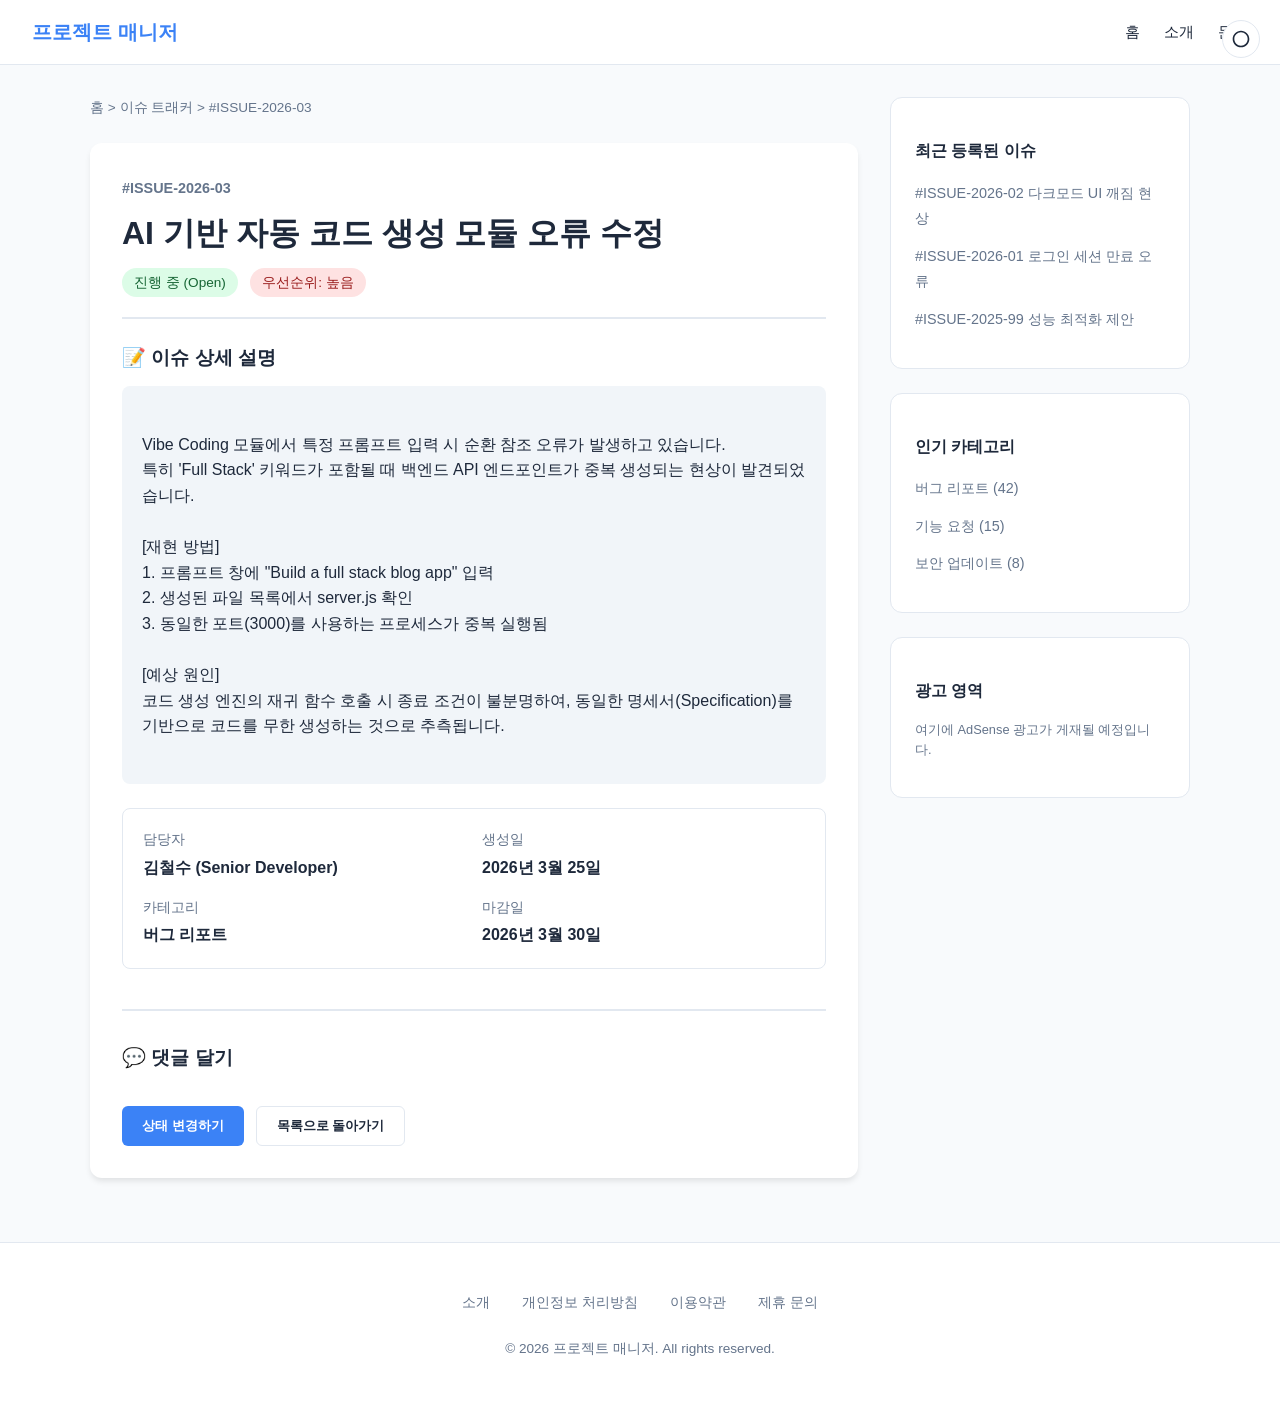
<file: index.html>
<!DOCTYPE html>
<html lang="ko">
<head>
    <!-- Google tag (gtag.js) -->
    <script async src="https://www.googletagmanager.com/gtag/js?id=G-DK9T2SM5NL"></script>
    <script>
      window.dataLayer = window.dataLayer || [];
      function gtag(){dataLayer.push(arguments);}
      gtag('js', new Date());

      gtag('config', 'G-DK9T2SM5NL');
    </script>
    <script type="text/javascript">
        (function(c,l,a,r,i,t,y){
            c[a]=c[a]||function(){(c[a].q=c[a].q||[]).push(arguments)};
            t=l.createElement(r);t.async=1;t.src="https://www.clarity.ms/tag/"+i;
            y=l.getElementsByTagName(r)[0];y.parentNode.insertBefore(t,y);
        })(window, document, "clarity", "script", "w4dwboqilz");
    </script>
    <meta charset="UTF-8">
    <meta name="viewport" content="width=device-width, initial-scale=1.0">
    <title>AI 기반 자동 코드 생성 모듈 오류 수정 | 프로젝트 매니저</title>
    <link rel="stylesheet" href="style.css">
    <script src="main.js" defer></script>
    <meta name="google-adsense-account" content="ca-pub-9328520999797572">
    <script async src="https://pagead2.googlesyndication.com/pagead/js/adsbygoogle.js?client=ca-pub-9328520999797572"
     crossorigin="anonymous"></script>
    <meta name="description" content="AI 기반 자동 코드 생성 모듈에서 발생하는 순환 참조 오류 리포트입니다. Full Stack 키워드 입력 시 중복 생성 문제를 해결하기 위한 상세 내용을 확인하세요.">
</head>
<body>

<nav class="navbar">
    <a href="index.html" class="nav-brand">프로젝트 매니저</a>
    <div class="nav-links">
        <a href="index.html">홈</a>
        <a href="about.html">소개</a>
        <a href="contact.html">문의</a>
        <button id="theme-toggle" class="theme-toggle" aria-label="테마 변경">
            <svg viewBox="0 0 24 24" xmlns="http://www.w3.org/2000/svg">
                <path d="M12 2C6.48 2 2 6.48 2 12s4.48 10 10 10 10-4.48 10-10S17.52 2 12 2zm0 18c-4.41 0-8-3.59-8-8s3.59-8 8-8 8 3.59 8 8-3.59 8-8 8z"/>
            </svg>
        </button>
    </div>
</nav>

<div class="layout-wrapper">
    <main>
        <div class="breadcrumbs">
            <a href="index.html">홈</a> &gt; <a href="#">이슈 트래커</a> &gt; <span>#ISSUE-2026-03</span>
        </div>

        <div class="container">
            <header class="issue-header">
                <span class="issue-id">#ISSUE-2026-03</span>
                <h1 class="issue-title">AI 기반 자동 코드 생성 모듈 오류 수정</h1>
                <div class="badges">
                    <span class="badge status-open">진행 중 (Open)</span>
                    <span class="badge priority-high">우선순위: 높음</span>
                </div>
            </header>

            <div class="issue-content">
                <div class="section-title">📝 이슈 상세 설명</div>
                <div class="description">
Vibe Coding 모듈에서 특정 프롬프트 입력 시 순환 참조 오류가 발생하고 있습니다.
특히 'Full Stack' 키워드가 포함될 때 백엔드 API 엔드포인트가 중복 생성되는 현상이 발견되었습니다.

[재현 방법]
1. 프롬프트 창에 "Build a full stack blog app" 입력
2. 생성된 파일 목록에서 server.js 확인
3. 동일한 포트(3000)를 사용하는 프로세스가 중복 실행됨

[예상 원인]
코드 생성 엔진의 재귀 함수 호출 시 종료 조건이 불분명하여, 동일한 명세서(Specification)를 기반으로 코드를 무한 생성하는 것으로 추측됩니다.
                </div>

                <div class="meta-grid">
                    <div class="meta-item">
                        <label>담당자</label>
                        <span>김철수 (Senior Developer)</span>
                    </div>
                    <div class="meta-item">
                        <label>생성일</label>
                        <span>2026년 3월 25일</span>
                    </div>
                    <div class="meta-item">
                        <label>카테고리</label>
                        <span>버그 리포트</span>
                    </div>
                    <div class="meta-item">
                        <label>마감일</label>
                        <span>2026년 3월 30일</span>
                    </div>
                </div>
            </div>

            <section class="comments-section">
                <div class="section-title">💬 댓글 달기</div>
                <div id="disqus_thread"></div>
                <script>
                    (function() { 
                    var d = document, s = d.createElement('script');
                    s.src = 'https://issue-detail.disqus.com/embed.js';
                    s.setAttribute('data-timestamp', +new Date());
                    (d.head || d.body).appendChild(s);
                    })();
                </script>
            </section>

            <footer class="actions">
                <button class="btn btn-primary">상태 변경하기</button>
                <button class="btn btn-outline">목록으로 돌아가기</button>
            </footer>
        </div>
    </main>

    <aside class="sidebar">
        <div class="sidebar-widget">
            <h3 class="widget-title">최근 등록된 이슈</h3>
            <ul class="widget-list">
                <li><a href="#">#ISSUE-2026-02 다크모드 UI 깨짐 현상</a></li>
                <li><a href="#">#ISSUE-2026-01 로그인 세션 만료 오류</a></li>
                <li><a href="#">#ISSUE-2025-99 성능 최적화 제안</a></li>
            </ul>
        </div>

        <div class="sidebar-widget">
            <h3 class="widget-title">인기 카테고리</h3>
            <ul class="widget-list">
                <li><a href="#">버그 리포트 (42)</a></li>
                <li><a href="#">기능 요청 (15)</a></li>
                <li><a href="#">보안 업데이트 (8)</a></li>
            </ul>
        </div>

        <div class="sidebar-widget">
            <h3 class="widget-title">광고 영역</h3>
            <p style="font-size: 0.8rem; color: var(--text-sub);">여기에 AdSense 광고가 게재될 예정입니다.</p>
        </div>
    </aside>
</div>

<footer class="main-footer">
    <div class="footer-links">
        <a href="about.html">소개</a>
        <a href="privacy.html">개인정보 처리방침</a>
        <a href="terms.html">이용약관</a>
        <a href="contact.html">제휴 문의</a>
    </div>
    <p class="copyright">&copy; 2026 프로젝트 매니저. All rights reserved.</p>
</footer>

</body>
</html>
</file>
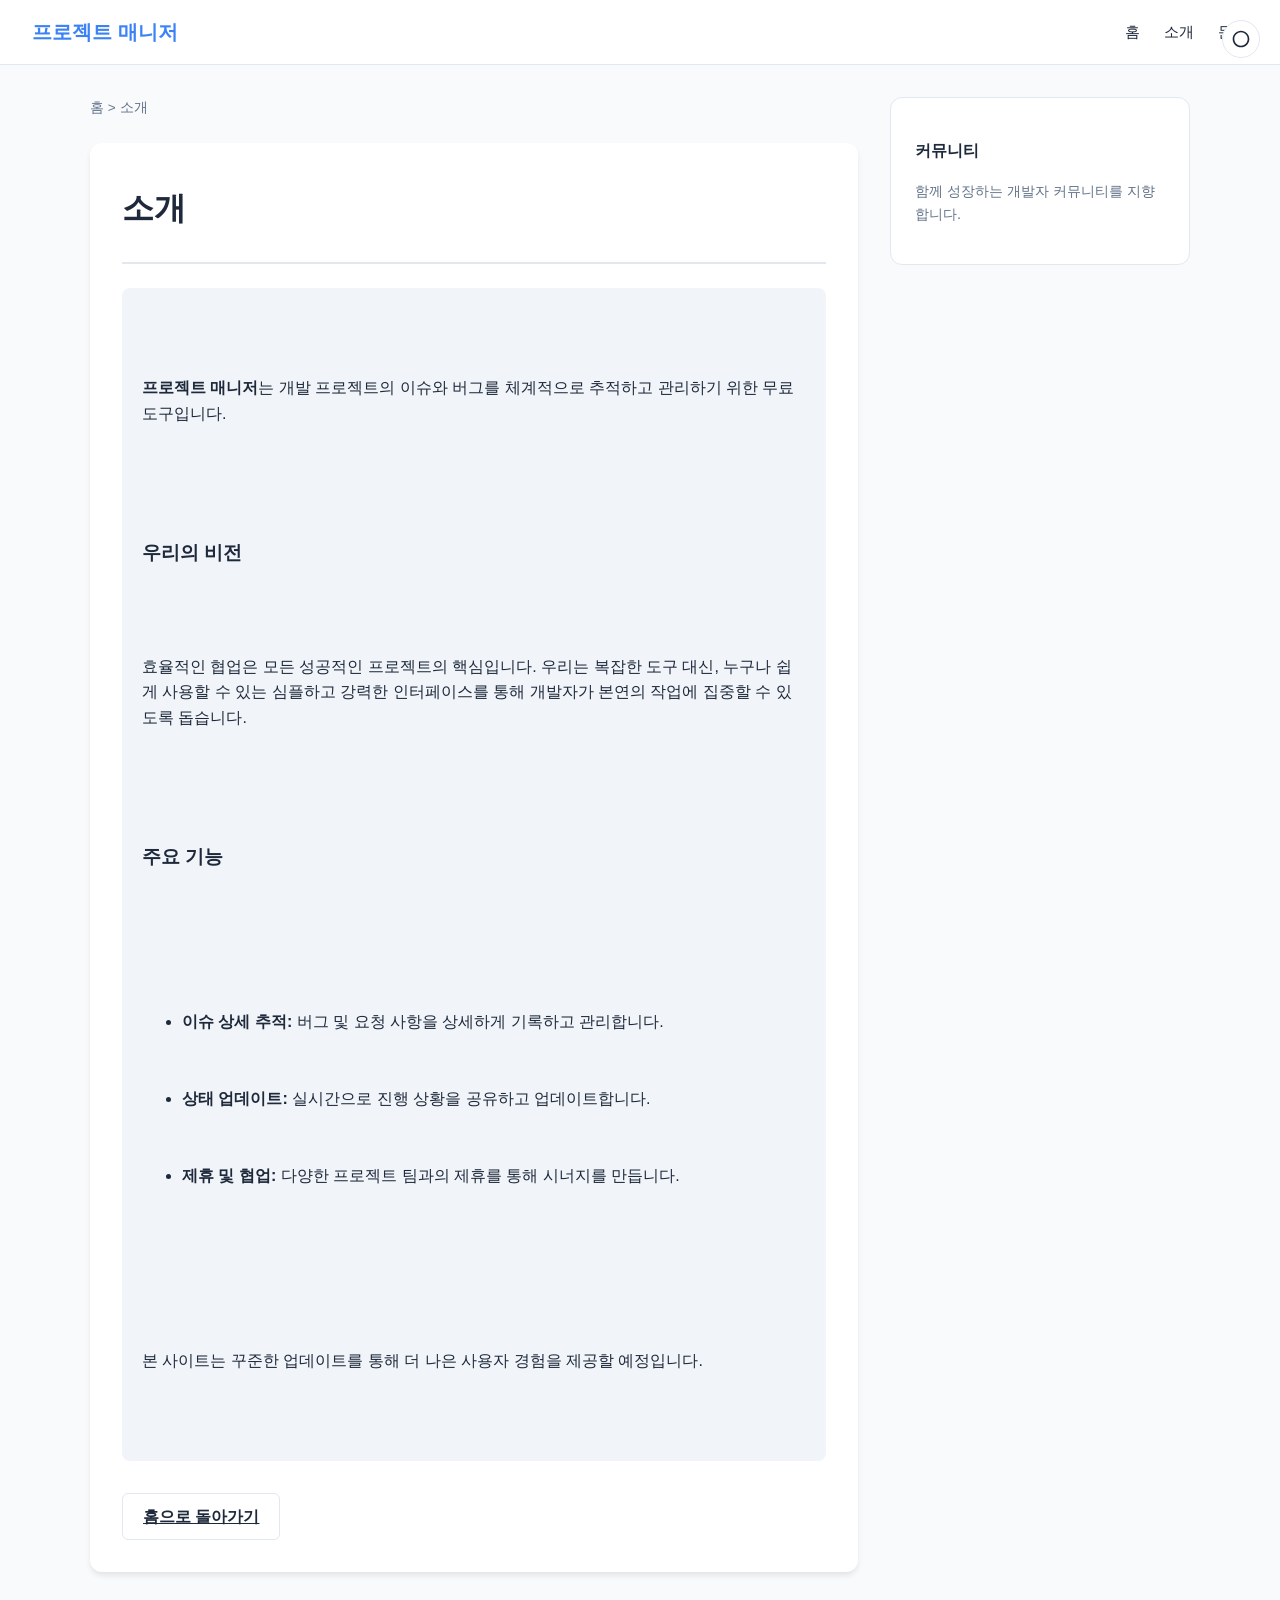
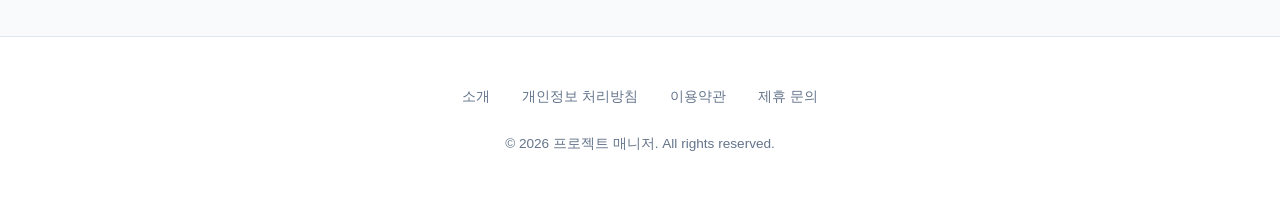
<file: about.html>
<!DOCTYPE html>
<html lang="ko">
<head>
    <!-- Google tag (gtag.js) -->
    <script async src="https://www.googletagmanager.com/gtag/js?id=G-DK9T2SM5NL"></script>
    <script>
      window.dataLayer = window.dataLayer || [];
      function gtag(){dataLayer.push(arguments);}
      gtag('js', new Date());

      gtag('config', 'G-DK9T2SM5NL');
    </script>
    <script type="text/javascript">
        (function(c,l,a,r,i,t,y){
            c[a]=c[a]||function(){(c[a].q=c[a].q||[]).push(arguments)};
            t=l.createElement(r);t.async=1;t.src="https://www.clarity.ms/tag/"+i;
            y=l.getElementsByTagName(r)[0];y.parentNode.insertBefore(t,y);
        })(window, document, "clarity", "script", "w4dwboqilz");
    </script>
    <meta charset="UTF-8">
    <meta name="viewport" content="width=device-width, initial-scale=1.0">
    <title>소개 | 프로젝트 매니저</title>
    <link rel="stylesheet" href="style.css">
    <script src="main.js" defer></script>
</head>
<body>

<nav class="navbar">
    <a href="index.html" class="nav-brand">프로젝트 매니저</a>
    <div class="nav-links">
        <a href="index.html">홈</a>
        <a href="about.html">소개</a>
        <a href="contact.html">문의</a>
        <button id="theme-toggle" class="theme-toggle" aria-label="테마 변경">
            <svg viewBox="0 0 24 24" xmlns="http://www.w3.org/2000/svg">
                <path d="M12 2C6.48 2 2 6.48 2 12s4.48 10 10 10 10-4.48 10-10S17.52 2 12 2zm0 18c-4.41 0-8-3.59-8-8s3.59-8 8-8 8 3.59 8 8-3.59 8-8 8z"/>
            </svg>
        </button>
    </div>
</nav>

<div class="layout-wrapper">
    <main>
        <div class="breadcrumbs">
            <a href="index.html">홈</a> &gt; <span>소개</span>
        </div>

        <div class="container">
            <header class="issue-header">
                <h1 class="issue-title">소개</h1>
            </header>

            <div class="issue-content">
                <div class="description">
                    <p><strong>프로젝트 매니저</strong>는 개발 프로젝트의 이슈와 버그를 체계적으로 추적하고 관리하기 위한 무료 도구입니다.</p>

                    <h3>우리의 비전</h3>
                    <p>효율적인 협업은 모든 성공적인 프로젝트의 핵심입니다. 우리는 복잡한 도구 대신, 누구나 쉽게 사용할 수 있는 심플하고 강력한 인터페이스를 통해 개발자가 본연의 작업에 집중할 수 있도록 돕습니다.</p>

                    <h3>주요 기능</h3>
                    <ul>
                        <li><strong>이슈 상세 추적:</strong> 버그 및 요청 사항을 상세하게 기록하고 관리합니다.</li>
                        <li><strong>상태 업데이트:</strong> 실시간으로 진행 상황을 공유하고 업데이트합니다.</li>
                        <li><strong>제휴 및 협업:</strong> 다양한 프로젝트 팀과의 제휴를 통해 시너지를 만듭니다.</li>
                    </ul>

                    <p>본 사이트는 꾸준한 업데이트를 통해 더 나은 사용자 경험을 제공할 예정입니다.</p>
                </div>
            </div>

            <footer class="actions">
                <a href="index.html" class="btn btn-outline">홈으로 돌아가기</a>
            </footer>
        </div>
    </main>

    <aside class="sidebar">
        <div class="sidebar-widget">
            <h3 class="widget-title">커뮤니티</h3>
            <p style="font-size: 0.9rem; color: var(--text-sub);">함께 성장하는 개발자 커뮤니티를 지향합니다.</p>
        </div>
    </aside>
</div>

<footer class="main-footer">
    <div class="footer-links">
        <a href="about.html">소개</a>
        <a href="privacy.html">개인정보 처리방침</a>
        <a href="terms.html">이용약관</a>
        <a href="contact.html">제휴 문의</a>
    </div>
    <p class="copyright">&copy; 2026 프로젝트 매니저. All rights reserved.</p>
</footer>

</body>
</html>
</file>
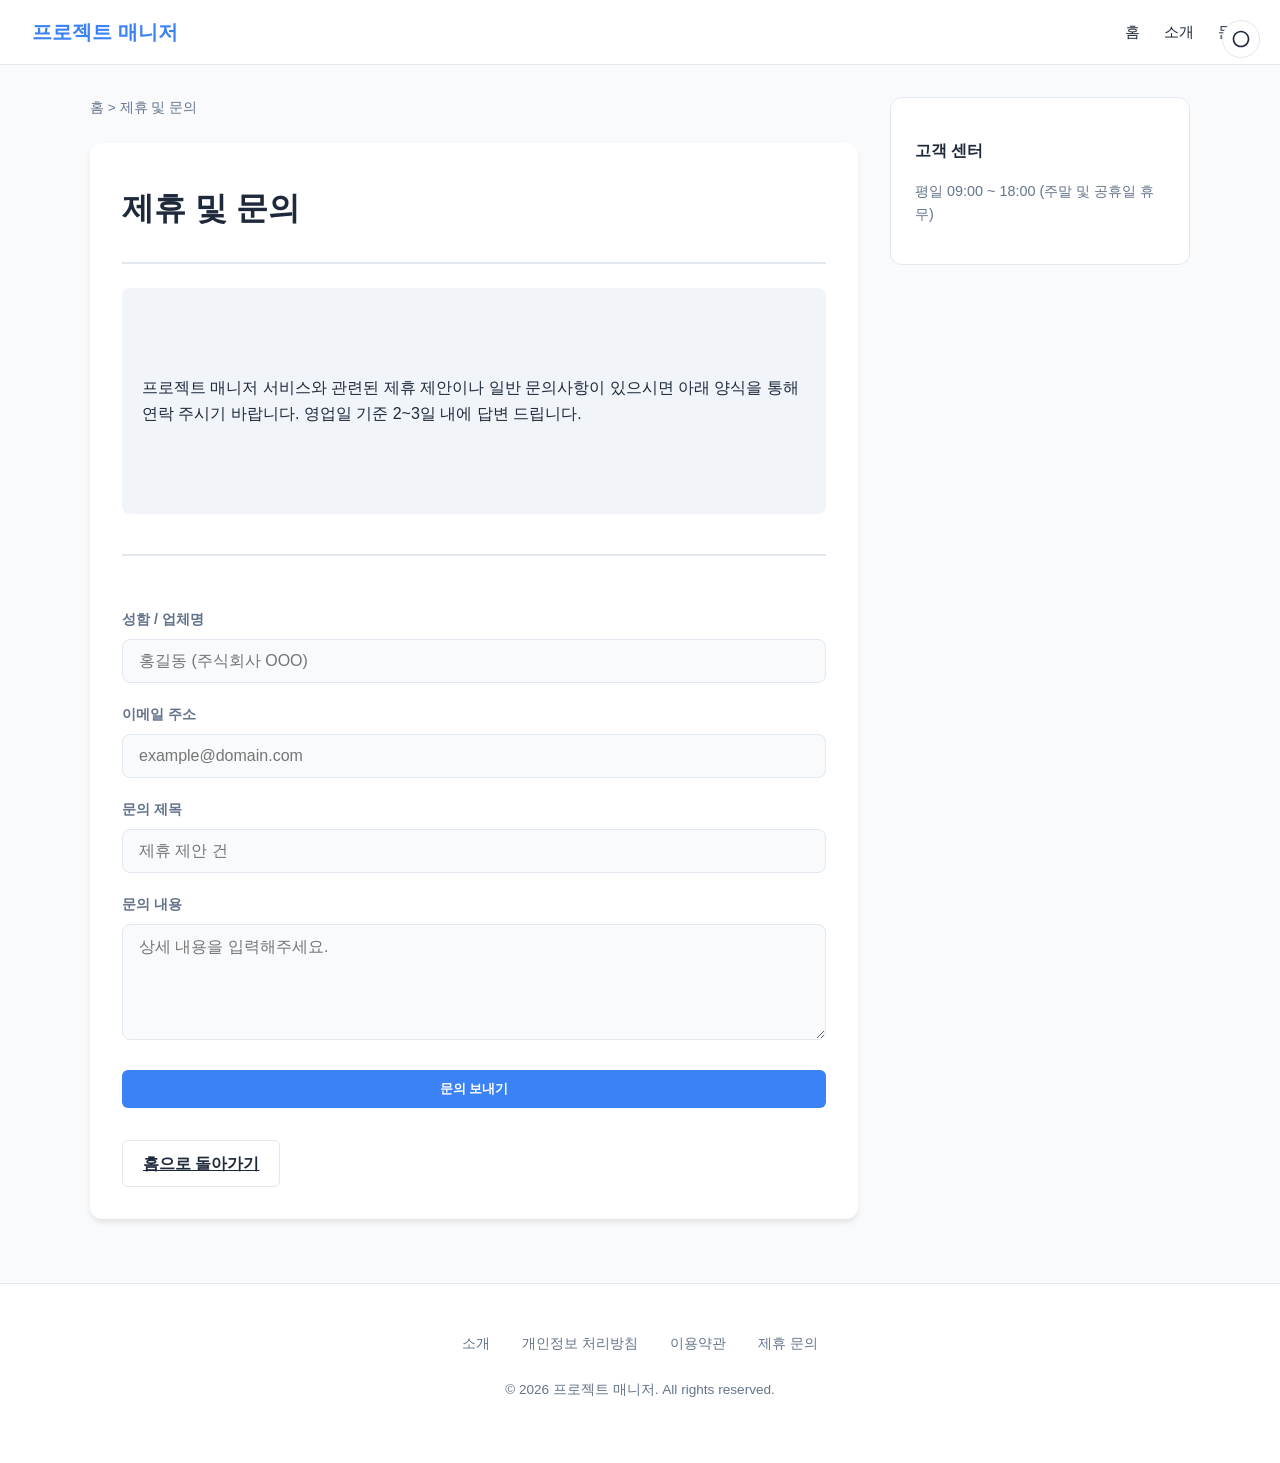
<file: contact.html>
<!DOCTYPE html>
<html lang="ko">
<head>
    <!-- Google tag (gtag.js) -->
    <script async src="https://www.googletagmanager.com/gtag/js?id=G-DK9T2SM5NL"></script>
    <script>
      window.dataLayer = window.dataLayer || [];
      function gtag(){dataLayer.push(arguments);}
      gtag('js', new Date());

      gtag('config', 'G-DK9T2SM5NL');
    </script>
    <script type="text/javascript">
        (function(c,l,a,r,i,t,y){
            c[a]=c[a]||function(){(c[a].q=c[a].q||[]).push(arguments)};
            t=l.createElement(r);t.async=1;t.src="https://www.clarity.ms/tag/"+i;
            y=l.getElementsByTagName(r)[0];y.parentNode.insertBefore(t,y);
        })(window, document, "clarity", "script", "w4dwboqilz");
    </script>
    <meta charset="UTF-8">
    <meta name="viewport" content="width=device-width, initial-scale=1.0">
    <title>제휴 및 문의 | 프로젝트 매니저</title>
    <link rel="stylesheet" href="style.css">
    <script src="main.js" defer></script>
</head>
<body>

<nav class="navbar">
    <a href="index.html" class="nav-brand">프로젝트 매니저</a>
    <div class="nav-links">
        <a href="index.html">홈</a>
        <a href="about.html">소개</a>
        <a href="contact.html">문의</a>
        <button id="theme-toggle" class="theme-toggle" aria-label="테마 변경">
            <svg viewBox="0 0 24 24" xmlns="http://www.w3.org/2000/svg">
                <path d="M12 2C6.48 2 2 6.48 2 12s4.48 10 10 10 10-4.48 10-10S17.52 2 12 2zm0 18c-4.41 0-8-3.59-8-8s3.59-8 8-8 8 3.59 8 8-3.59 8-8 8z"/>
            </svg>
        </button>
    </div>
</nav>

<div class="layout-wrapper">
    <main>
        <div class="breadcrumbs">
            <a href="index.html">홈</a> &gt; <span>제휴 및 문의</span>
        </div>

        <div class="container">
            <header class="issue-header">
                <h1 class="issue-title">제휴 및 문의</h1>
            </header>

            <div class="issue-content">
                <div class="description">
                    <p>프로젝트 매니저 서비스와 관련된 제휴 제안이나 일반 문의사항이 있으시면 아래 양식을 통해 연락 주시기 바랍니다. 영업일 기준 2~3일 내에 답변 드립니다.</p>
                </div>

                <section class="partnership-form">
                    <form action="https://formspree.io/f/xojpedqj" method="POST" class="contact-form">
                        <div class="form-group">
                            <label for="name">성함 / 업체명</label>
                            <input type="text" id="name" name="name" placeholder="홍길동 (주식회사 OOO)" required>
                        </div>
                        <div class="form-group">
                            <label for="email">이메일 주소</label>
                            <input type="email" id="email" name="_replyto" placeholder="example@domain.com" required>
                        </div>
                        <div class="form-group">
                            <label for="subject">문의 제목</label>
                            <input type="text" id="subject" name="subject" placeholder="제휴 제안 건" required>
                        </div>
                        <div class="form-group">
                            <label for="message">문의 내용</label>
                            <textarea id="message" name="message" rows="5" placeholder="상세 내용을 입력해주세요." required></textarea>
                        </div>
                        <button type="submit" class="btn btn-primary btn-full">문의 보내기</button>
                    </form>
                </section>
            </div>

            <footer class="actions">
                <a href="index.html" class="btn btn-outline">홈으로 돌아가기</a>
            </footer>
        </div>
    </main>

    <aside class="sidebar">
        <div class="sidebar-widget">
            <h3 class="widget-title">고객 센터</h3>
            <p style="font-size: 0.9rem; color: var(--text-sub);">평일 09:00 ~ 18:00 (주말 및 공휴일 휴무)</p>
        </div>
    </aside>
</div>

<footer class="main-footer">
    <div class="footer-links">
        <a href="about.html">소개</a>
        <a href="privacy.html">개인정보 처리방침</a>
        <a href="terms.html">이용약관</a>
        <a href="contact.html">제휴 문의</a>
    </div>
    <p class="copyright">&copy; 2026 프로젝트 매니저. All rights reserved.</p>
</footer>

</body>
</html>
</file>
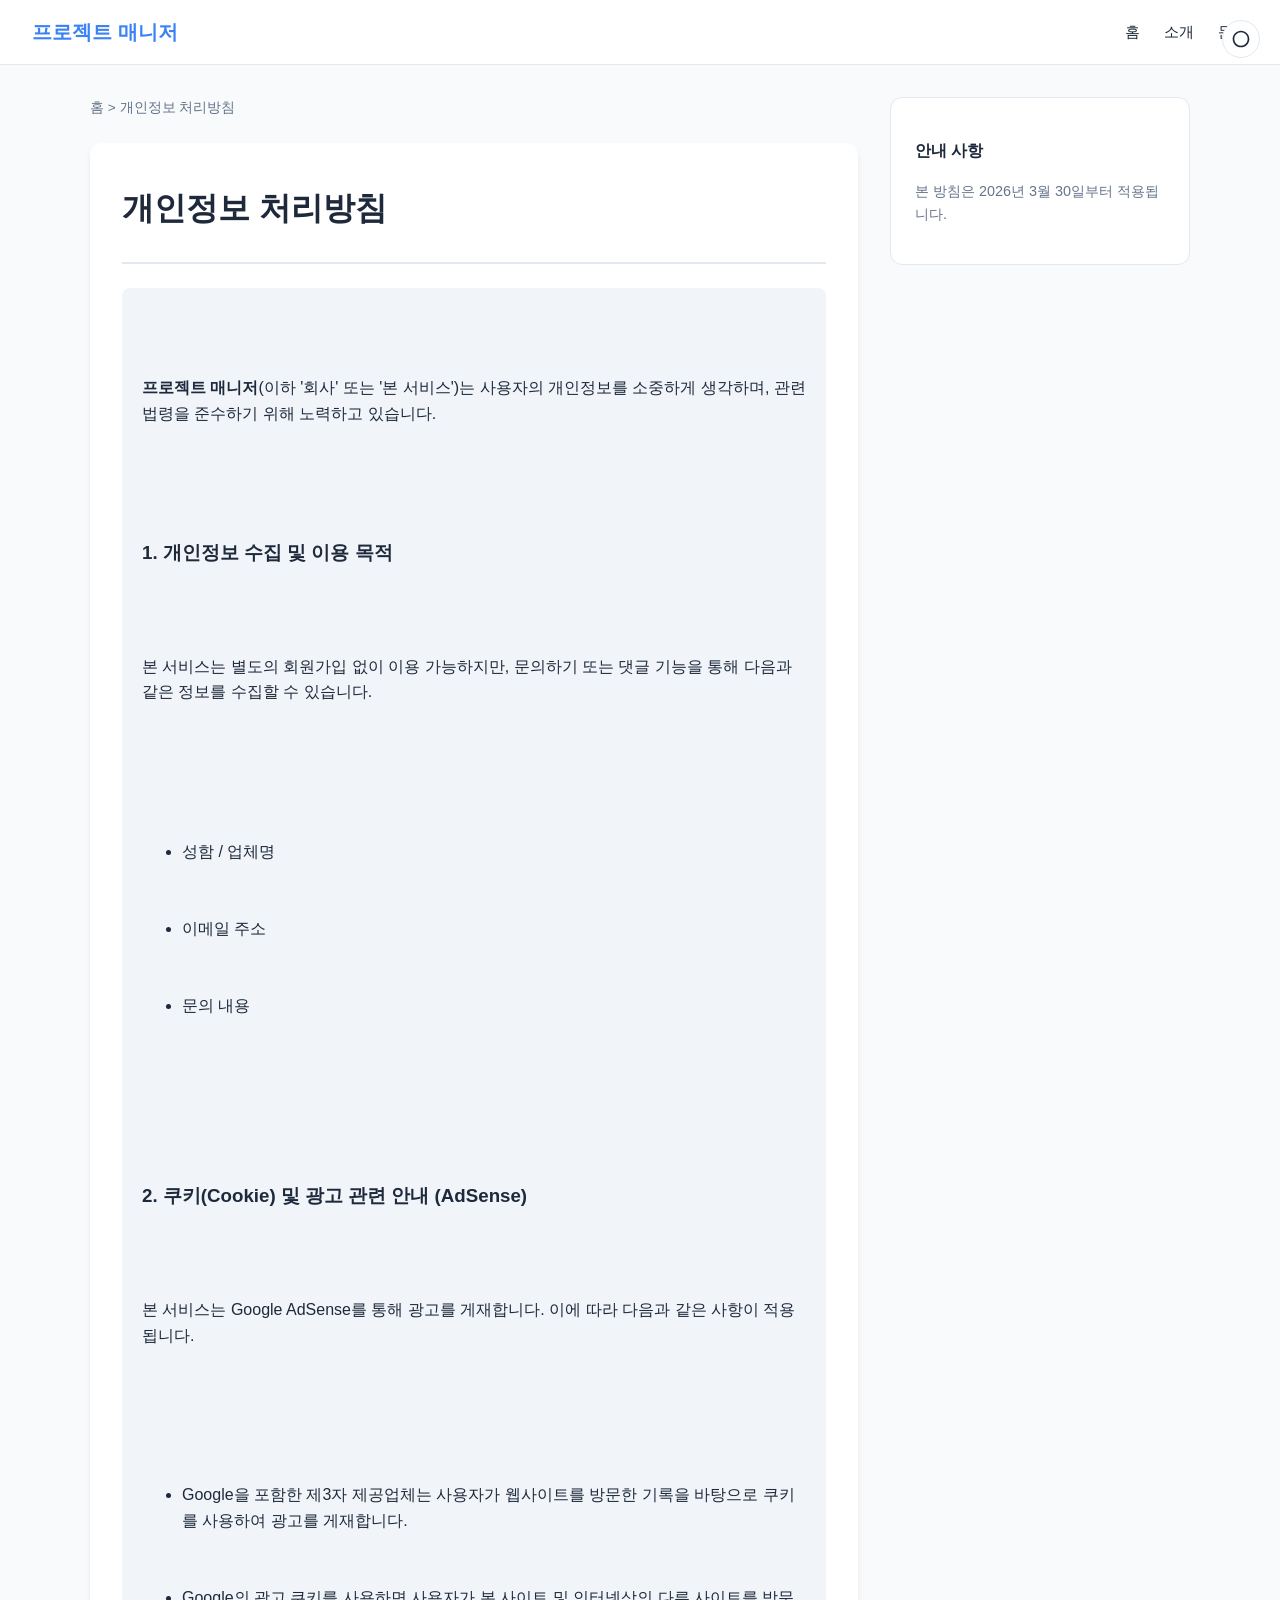
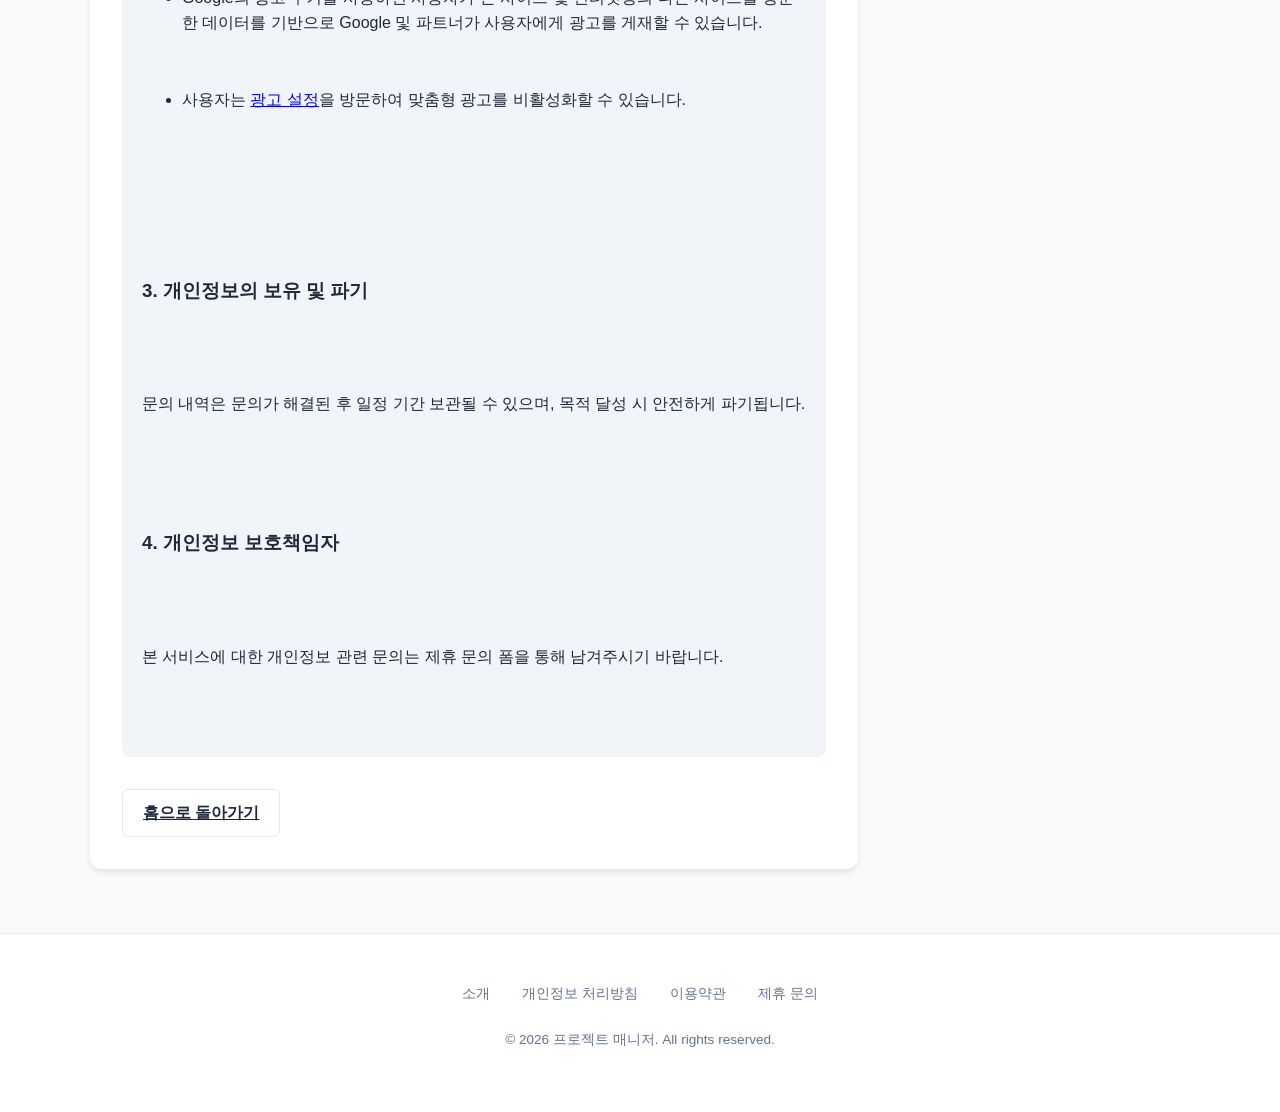
<file: privacy.html>
<!DOCTYPE html>
<html lang="ko">
<head>
    <!-- Google tag (gtag.js) -->
    <script async src="https://www.googletagmanager.com/gtag/js?id=G-DK9T2SM5NL"></script>
    <script>
      window.dataLayer = window.dataLayer || [];
      function gtag(){dataLayer.push(arguments);}
      gtag('js', new Date());

      gtag('config', 'G-DK9T2SM5NL');
    </script>
    <script type="text/javascript">
        (function(c,l,a,r,i,t,y){
            c[a]=c[a]||function(){(c[a].q=c[a].q||[]).push(arguments)};
            t=l.createElement(r);t.async=1;t.src="https://www.clarity.ms/tag/"+i;
            y=l.getElementsByTagName(r)[0];y.parentNode.insertBefore(t,y);
        })(window, document, "clarity", "script", "w4dwboqilz");
    </script>
    <meta charset="UTF-8">
    <meta name="viewport" content="width=device-width, initial-scale=1.0">
    <title>개인정보 처리방침 | 프로젝트 매니저</title>
    <link rel="stylesheet" href="style.css">
    <script src="main.js" defer></script>
</head>
<body>

<nav class="navbar">
    <a href="index.html" class="nav-brand">프로젝트 매니저</a>
    <div class="nav-links">
        <a href="index.html">홈</a>
        <a href="about.html">소개</a>
        <a href="contact.html">문의</a>
        <button id="theme-toggle" class="theme-toggle" aria-label="테마 변경">
            <svg viewBox="0 0 24 24" xmlns="http://www.w3.org/2000/svg">
                <path d="M12 2C6.48 2 2 6.48 2 12s4.48 10 10 10 10-4.48 10-10S17.52 2 12 2zm0 18c-4.41 0-8-3.59-8-8s3.59-8 8-8 8 3.59 8 8-3.59 8-8 8z"/>
            </svg>
        </button>
    </div>
</nav>

<div class="layout-wrapper">
    <main>
        <div class="breadcrumbs">
            <a href="index.html">홈</a> &gt; <span>개인정보 처리방침</span>
        </div>

        <div class="container">
            <header class="issue-header">
                <h1 class="issue-title">개인정보 처리방침</h1>
            </header>

            <div class="issue-content">
                <div class="description">
                    <p><strong>프로젝트 매니저</strong>(이하 '회사' 또는 '본 서비스')는 사용자의 개인정보를 소중하게 생각하며, 관련 법령을 준수하기 위해 노력하고 있습니다.</p>

                    <h3>1. 개인정보 수집 및 이용 목적</h3>
                    <p>본 서비스는 별도의 회원가입 없이 이용 가능하지만, 문의하기 또는 댓글 기능을 통해 다음과 같은 정보를 수집할 수 있습니다.</p>
                    <ul>
                        <li>성함 / 업체명</li>
                        <li>이메일 주소</li>
                        <li>문의 내용</li>
                    </ul>

                    <h3>2. 쿠키(Cookie) 및 광고 관련 안내 (AdSense)</h3>
                    <p>본 서비스는 Google AdSense를 통해 광고를 게재합니다. 이에 따라 다음과 같은 사항이 적용됩니다.</p>
                    <ul>
                        <li>Google을 포함한 제3자 제공업체는 사용자가 웹사이트를 방문한 기록을 바탕으로 쿠키를 사용하여 광고를 게재합니다.</li>
                        <li>Google의 광고 쿠키를 사용하면 사용자가 본 사이트 및 인터넷상의 다른 사이트를 방문한 데이터를 기반으로 Google 및 파트너가 사용자에게 광고를 게재할 수 있습니다.</li>
                        <li>사용자는 <a href="https://adssettings.google.com/authenticated" target="_blank">광고 설정</a>을 방문하여 맞춤형 광고를 비활성화할 수 있습니다.</li>
                    </ul>

                    <h3>3. 개인정보의 보유 및 파기</h3>
                    <p>문의 내역은 문의가 해결된 후 일정 기간 보관될 수 있으며, 목적 달성 시 안전하게 파기됩니다.</p>

                    <h3>4. 개인정보 보호책임자</h3>
                    <p>본 서비스에 대한 개인정보 관련 문의는 제휴 문의 폼을 통해 남겨주시기 바랍니다.</p>
                </div>
            </div>

            <footer class="actions">
                <a href="index.html" class="btn btn-outline">홈으로 돌아가기</a>
            </footer>
        </div>
    </main>

    <aside class="sidebar">
        <div class="sidebar-widget">
            <h3 class="widget-title">안내 사항</h3>
            <p style="font-size: 0.9rem; color: var(--text-sub);">본 방침은 2026년 3월 30일부터 적용됩니다.</p>
        </div>
    </aside>
</div>

<footer class="main-footer">
    <div class="footer-links">
        <a href="about.html">소개</a>
        <a href="privacy.html">개인정보 처리방침</a>
        <a href="terms.html">이용약관</a>
        <a href="contact.html">제휴 문의</a>
    </div>
    <p class="copyright">&copy; 2026 프로젝트 매니저. All rights reserved.</p>
</footer>

</body>
</html>
</file>
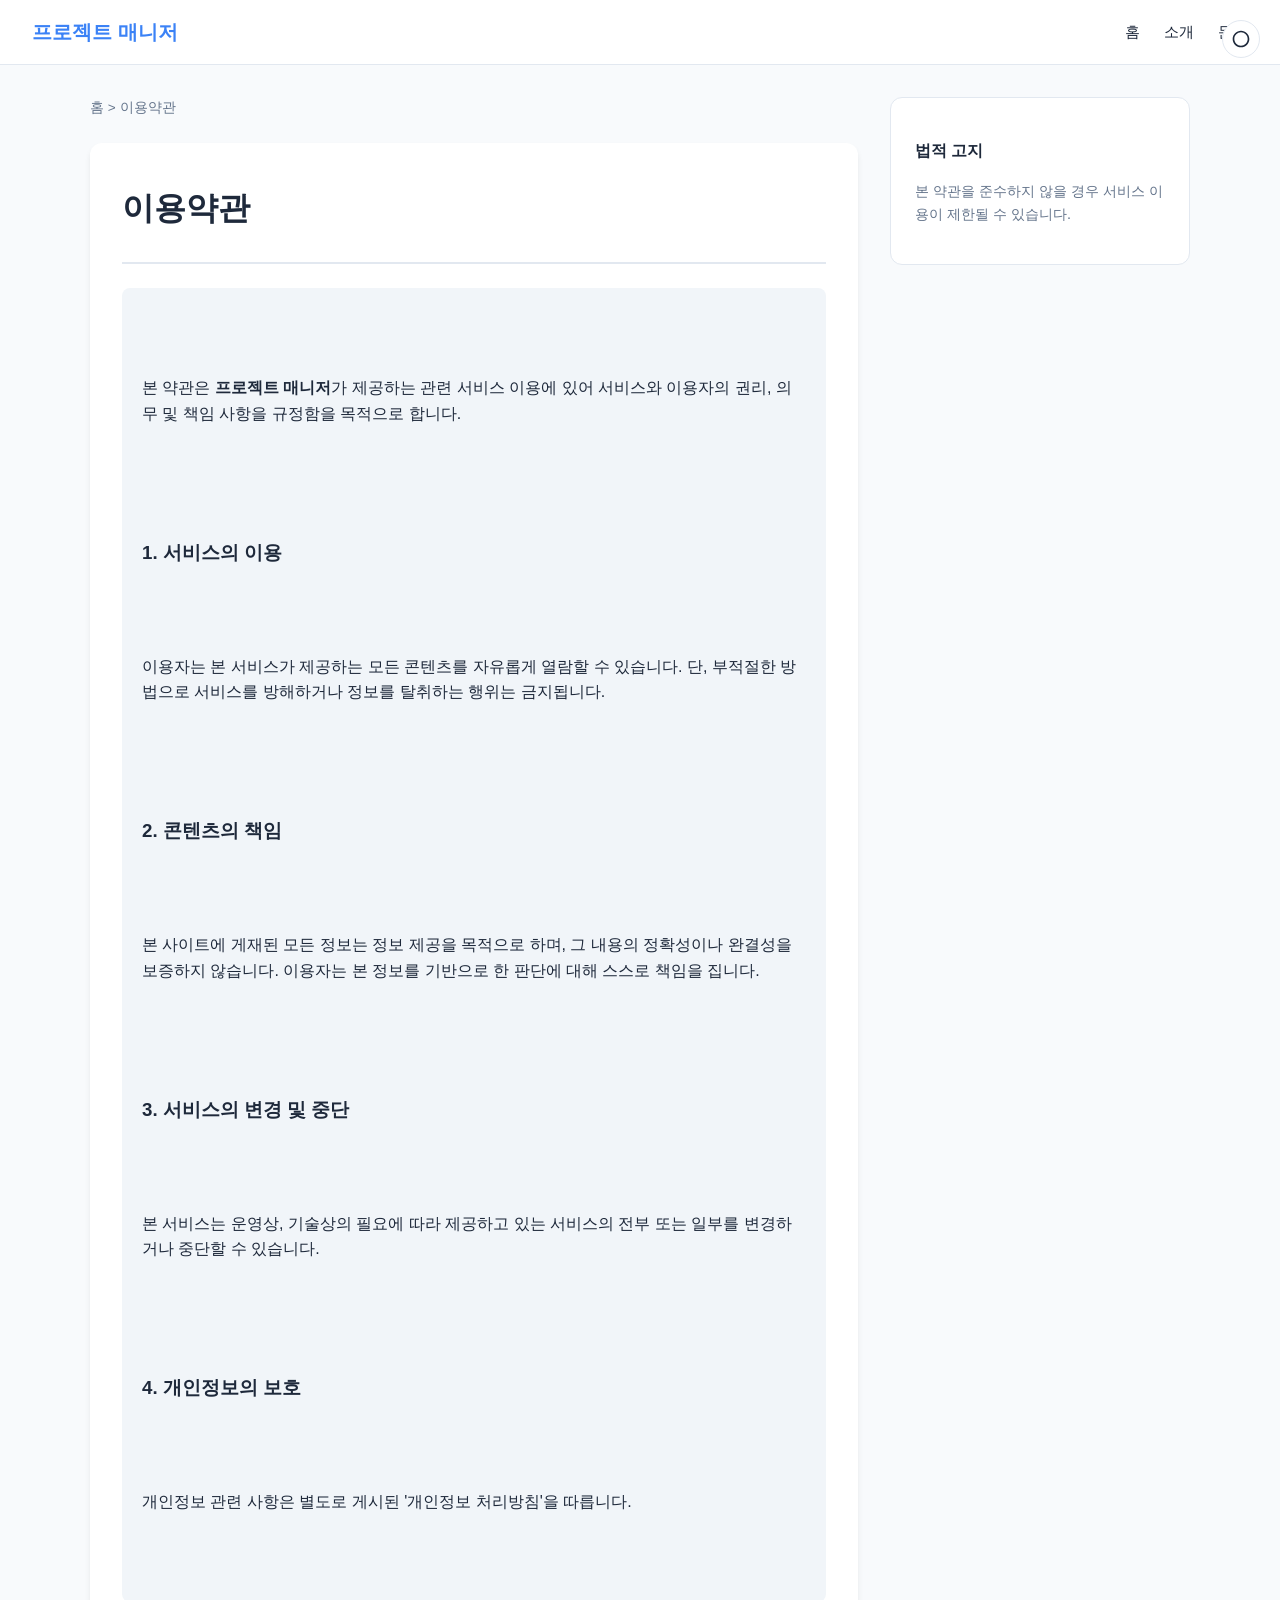
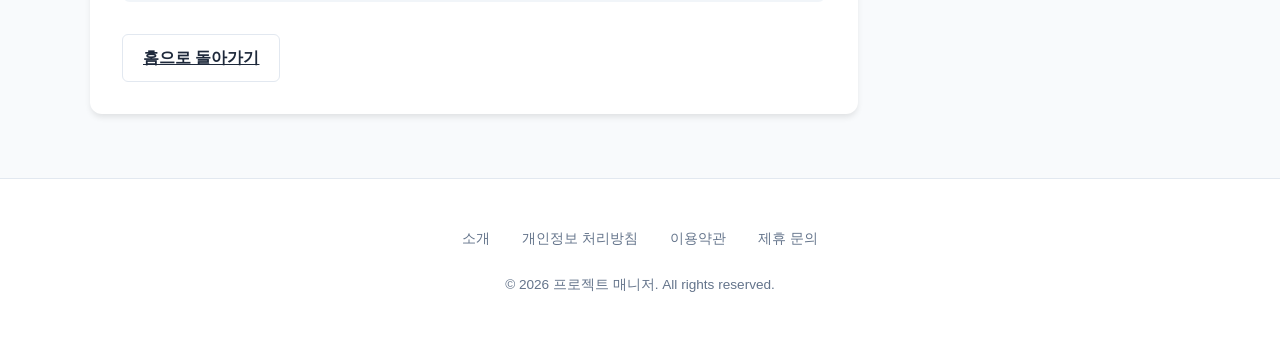
<file: terms.html>
<!DOCTYPE html>
<html lang="ko">
<head>
    <!-- Google tag (gtag.js) -->
    <script async src="https://www.googletagmanager.com/gtag/js?id=G-DK9T2SM5NL"></script>
    <script>
      window.dataLayer = window.dataLayer || [];
      function gtag(){dataLayer.push(arguments);}
      gtag('js', new Date());

      gtag('config', 'G-DK9T2SM5NL');
    </script>
    <script type="text/javascript">
        (function(c,l,a,r,i,t,y){
            c[a]=c[a]||function(){(c[a].q=c[a].q||[]).push(arguments)};
            t=l.createElement(r);t.async=1;t.src="https://www.clarity.ms/tag/"+i;
            y=l.getElementsByTagName(r)[0];y.parentNode.insertBefore(t,y);
        })(window, document, "clarity", "script", "w4dwboqilz");
    </script>
    <meta charset="UTF-8">
    <meta name="viewport" content="width=device-width, initial-scale=1.0">
    <title>이용약관 | 프로젝트 매니저</title>
    <link rel="stylesheet" href="style.css">
    <script src="main.js" defer></script>
</head>
<body>

<nav class="navbar">
    <a href="index.html" class="nav-brand">프로젝트 매니저</a>
    <div class="nav-links">
        <a href="index.html">홈</a>
        <a href="about.html">소개</a>
        <a href="contact.html">문의</a>
        <button id="theme-toggle" class="theme-toggle" aria-label="테마 변경">
            <svg viewBox="0 0 24 24" xmlns="http://www.w3.org/2000/svg">
                <path d="M12 2C6.48 2 2 6.48 2 12s4.48 10 10 10 10-4.48 10-10S17.52 2 12 2zm0 18c-4.41 0-8-3.59-8-8s3.59-8 8-8 8 3.59 8 8-3.59 8-8 8z"/>
            </svg>
        </button>
    </div>
</nav>

<div class="layout-wrapper">
    <main>
        <div class="breadcrumbs">
            <a href="index.html">홈</a> &gt; <span>이용약관</span>
        </div>

        <div class="container">
            <header class="issue-header">
                <h1 class="issue-title">이용약관</h1>
            </header>

            <div class="issue-content">
                <div class="description">
                    <p>본 약관은 <strong>프로젝트 매니저</strong>가 제공하는 관련 서비스 이용에 있어 서비스와 이용자의 권리, 의무 및 책임 사항을 규정함을 목적으로 합니다.</p>

                    <h3>1. 서비스의 이용</h3>
                    <p>이용자는 본 서비스가 제공하는 모든 콘텐츠를 자유롭게 열람할 수 있습니다. 단, 부적절한 방법으로 서비스를 방해하거나 정보를 탈취하는 행위는 금지됩니다.</p>

                    <h3>2. 콘텐츠의 책임</h3>
                    <p>본 사이트에 게재된 모든 정보는 정보 제공을 목적으로 하며, 그 내용의 정확성이나 완결성을 보증하지 않습니다. 이용자는 본 정보를 기반으로 한 판단에 대해 스스로 책임을 집니다.</p>

                    <h3>3. 서비스의 변경 및 중단</h3>
                    <p>본 서비스는 운영상, 기술상의 필요에 따라 제공하고 있는 서비스의 전부 또는 일부를 변경하거나 중단할 수 있습니다.</p>

                    <h3>4. 개인정보의 보호</h3>
                    <p>개인정보 관련 사항은 별도로 게시된 '개인정보 처리방침'을 따릅니다.</p>
                </div>
            </div>

            <footer class="actions">
                <a href="index.html" class="btn btn-outline">홈으로 돌아가기</a>
            </footer>
        </div>
    </main>

    <aside class="sidebar">
        <div class="sidebar-widget">
            <h3 class="widget-title">법적 고지</h3>
            <p style="font-size: 0.9rem; color: var(--text-sub);">본 약관을 준수하지 않을 경우 서비스 이용이 제한될 수 있습니다.</p>
        </div>
    </aside>
</div>

<footer class="main-footer">
    <div class="footer-links">
        <a href="about.html">소개</a>
        <a href="privacy.html">개인정보 처리방침</a>
        <a href="terms.html">이용약관</a>
        <a href="contact.html">제휴 문의</a>
    </div>
    <p class="copyright">&copy; 2026 프로젝트 매니저. All rights reserved.</p>
</footer>

</body>
</html>
</file>
<file: style.css>
:root {
    --primary-color: #3b82f6;
    --bg-color: #f8fafc;
    --container-bg: #ffffff;
    --text-main: #1e293b;
    --text-sub: #64748b;
    --border-color: #e2e8f0;
    --badge-bg: #f1f5f9;
    --description-bg: #f1f5f9;
}

[data-theme='dark'] {
    --bg-color: #0f172a;
    --container-bg: #1e293b;
    --text-main: #f1f5f9;
    --text-sub: #94a3b8;
    --border-color: #334155;
    --badge-bg: #334155;
    --description-bg: #334155;
}

body {
    font-family: 'Pretendard', -apple-system, sans-serif;
    background-color: var(--bg-color);
    color: var(--text-main);
    line-height: 1.6;
    margin: 0;
    padding: 0; /* Changed from 40px 20px */
    transition: background-color 0.3s, color 0.3s;
}

/* Navbar */
.navbar {
    background: var(--container-bg);
    border-bottom: 1px solid var(--border-color);
    padding: 1rem 2rem;
    position: sticky;
    top: 0;
    z-index: 100;
    display: flex;
    justify-content: space-between;
    align-items: center;
}

.nav-brand {
    font-size: 1.25rem;
    font-weight: 800;
    color: var(--primary-color);
    text-decoration: none;
}

.nav-links {
    display: flex;
    gap: 1.5rem;
    align-items: center;
}

.nav-links a {
    text-decoration: none;
    color: var(--text-main);
    font-weight: 500;
    font-size: 0.95rem;
    transition: color 0.2s;
}

.nav-links a:hover {
    color: var(--primary-color);
}

/* Layout Wrapper */
.layout-wrapper {
    max-width: 1100px;
    margin: 2rem auto;
    padding: 0 1.5rem;
    display: grid;
    grid-template-columns: 1fr 300px;
    gap: 2rem;
}

@media (max-width: 900px) {
    .layout-wrapper {
        grid-template-columns: 1fr;
    }
}

.container {
    background: var(--container-bg);
    padding: 32px;
    border-radius: 12px;
    box-shadow: 0 4px 6px -1px rgba(0, 0, 0, 0.1);
    position: relative;
    transition: background-color 0.3s;
}

/* Breadcrumbs */
.breadcrumbs {
    font-size: 0.85rem;
    color: var(--text-sub);
    margin-bottom: 1.5rem;
}

.breadcrumbs a {
    text-decoration: none;
    color: var(--text-sub);
}

.breadcrumbs a:hover {
    text-decoration: underline;
}

/* Sidebar */
.sidebar {
    display: flex;
    flex-direction: column;
    gap: 1.5rem;
}

.sidebar-widget {
    background: var(--container-bg);
    padding: 24px;
    border-radius: 12px;
    border: 1px solid var(--border-color);
}

.widget-title {
    font-size: 1rem;
    font-weight: 700;
    margin-bottom: 1rem;
    color: var(--text-main);
}

.widget-list {
    list-style: none;
    padding: 0;
    margin: 0;
}

.widget-list li {
    margin-bottom: 0.75rem;
}

.widget-list a {
    text-decoration: none;
    color: var(--text-sub);
    font-size: 0.9rem;
    transition: color 0.2s;
}

.widget-list a:hover {
    color: var(--primary-color);
}

/* Footer */
.main-footer {
    background: var(--container-bg);
    border-top: 1px solid var(--border-color);
    padding: 3rem 2rem;
    margin-top: 4rem;
    text-align: center;
}

.footer-links {
    display: flex;
    justify-content: center;
    gap: 2rem;
    margin-bottom: 1.5rem;
}

.footer-links a {
    text-decoration: none;
    color: var(--text-sub);
    font-size: 0.9rem;
}

.copyright {
    color: var(--text-sub);
    font-size: 0.85rem;
}

/* Theme Toggle Button */
.theme-toggle {
    position: absolute;
    top: 20px;
    right: 20px;
    padding: 8px;
    border-radius: 50%;
    border: 1px solid var(--border-color);
    background: var(--container-bg);
    cursor: pointer;
    display: flex;
    align-items: center;
    justify-content: center;
    transition: 0.2s;
}

.theme-toggle:hover {
    background: var(--badge-bg);
}

.theme-toggle svg {
    width: 20px;
    height: 20px;
    fill: var(--text-main);
}

/* Header Section */
.issue-header {
    border-bottom: 2px solid var(--border-color);
    padding-bottom: 20px;
    margin-bottom: 24px;
}

.issue-id {
    color: var(--text-sub);
    font-size: 0.9rem;
    font-weight: 600;
}

.issue-title {
    font-size: 2rem;
    margin: 8px 0;
    color: var(--text-main);
}

.badge {
    display: inline-block;
    padding: 4px 12px;
    border-radius: 20px;
    font-size: 0.85rem;
    font-weight: 500;
    margin-right: 8px;
}

.status-open { background: #dcfce7; color: #166534; }
[data-theme='dark'] .status-open { background: #064e3b; color: #dcfce7; }

.priority-high { background: #fee2e2; color: #991b1b; }
[data-theme='dark'] .priority-high { background: #7f1d1d; color: #fee2e2; }

/* Main Content */
.issue-content {
    margin-bottom: 32px;
}

.section-title {
    font-size: 1.2rem;
    font-weight: 700;
    margin-bottom: 12px;
    display: flex;
    align-items: center;
}

.description {
    background: var(--description-bg);
    padding: 20px;
    border-radius: 8px;
    white-space: pre-wrap;
    transition: background-color 0.3s;
}

/* Meta Information */
.meta-grid {
    display: grid;
    grid-template-columns: 1fr 1fr;
    gap: 16px;
    margin-top: 24px;
    padding: 20px;
    border: 1px solid var(--border-color);
    border-radius: 8px;
}

.meta-item label {
    display: block;
    font-size: 0.85rem;
    color: var(--text-sub);
    margin-bottom: 4px;
}

.meta-item span {
    font-weight: 600;
}

/* Footer Actions */
.actions {
    display: flex;
    gap: 12px;
    margin-top: 32px;
}

.btn {
    padding: 10px 20px;
    border-radius: 6px;
    border: none;
    cursor: pointer;
    font-weight: 600;
    transition: 0.2s;
}

.btn-primary { background: var(--primary-color); color: white; }
.btn-outline { 
    background: var(--container-bg); 
    border: 1px solid var(--border-color); 
    color: var(--text-main); 
}
.btn:hover { opacity: 0.9; }

/* Partnership Form Styles */
.partnership-form {
    margin-top: 40px;
    padding-top: 32px;
    border-top: 2px solid var(--border-color);
}

.contact-form {
    display: flex;
    flex-direction: column;
    gap: 20px;
    margin-top: 20px;
}

.form-group {
    display: flex;
    flex-direction: column;
    gap: 8px;
}

.form-group label {
    font-size: 0.9rem;
    font-weight: 600;
    color: var(--text-sub);
}

.form-group input,
.form-group textarea {
    padding: 12px 16px;
    border-radius: 8px;
    border: 1px solid var(--border-color);
    background: var(--bg-color);
    color: var(--text-main);
    font-size: 1rem;
    font-family: inherit;
    transition: 0.2s border-color;
}

.form-group input:focus,
.form-group textarea:focus {
    outline: none;
    border-color: var(--primary-color);
}

.btn-full {
    width: 100%;
    margin-top: 10px;
}

/* Comments Section Styles */
.comments-section {
    margin-top: 40px;
    padding-top: 32px;
    border-top: 2px solid var(--border-color);
}

#disqus_thread {
    margin-top: 20px;
}
</file>
